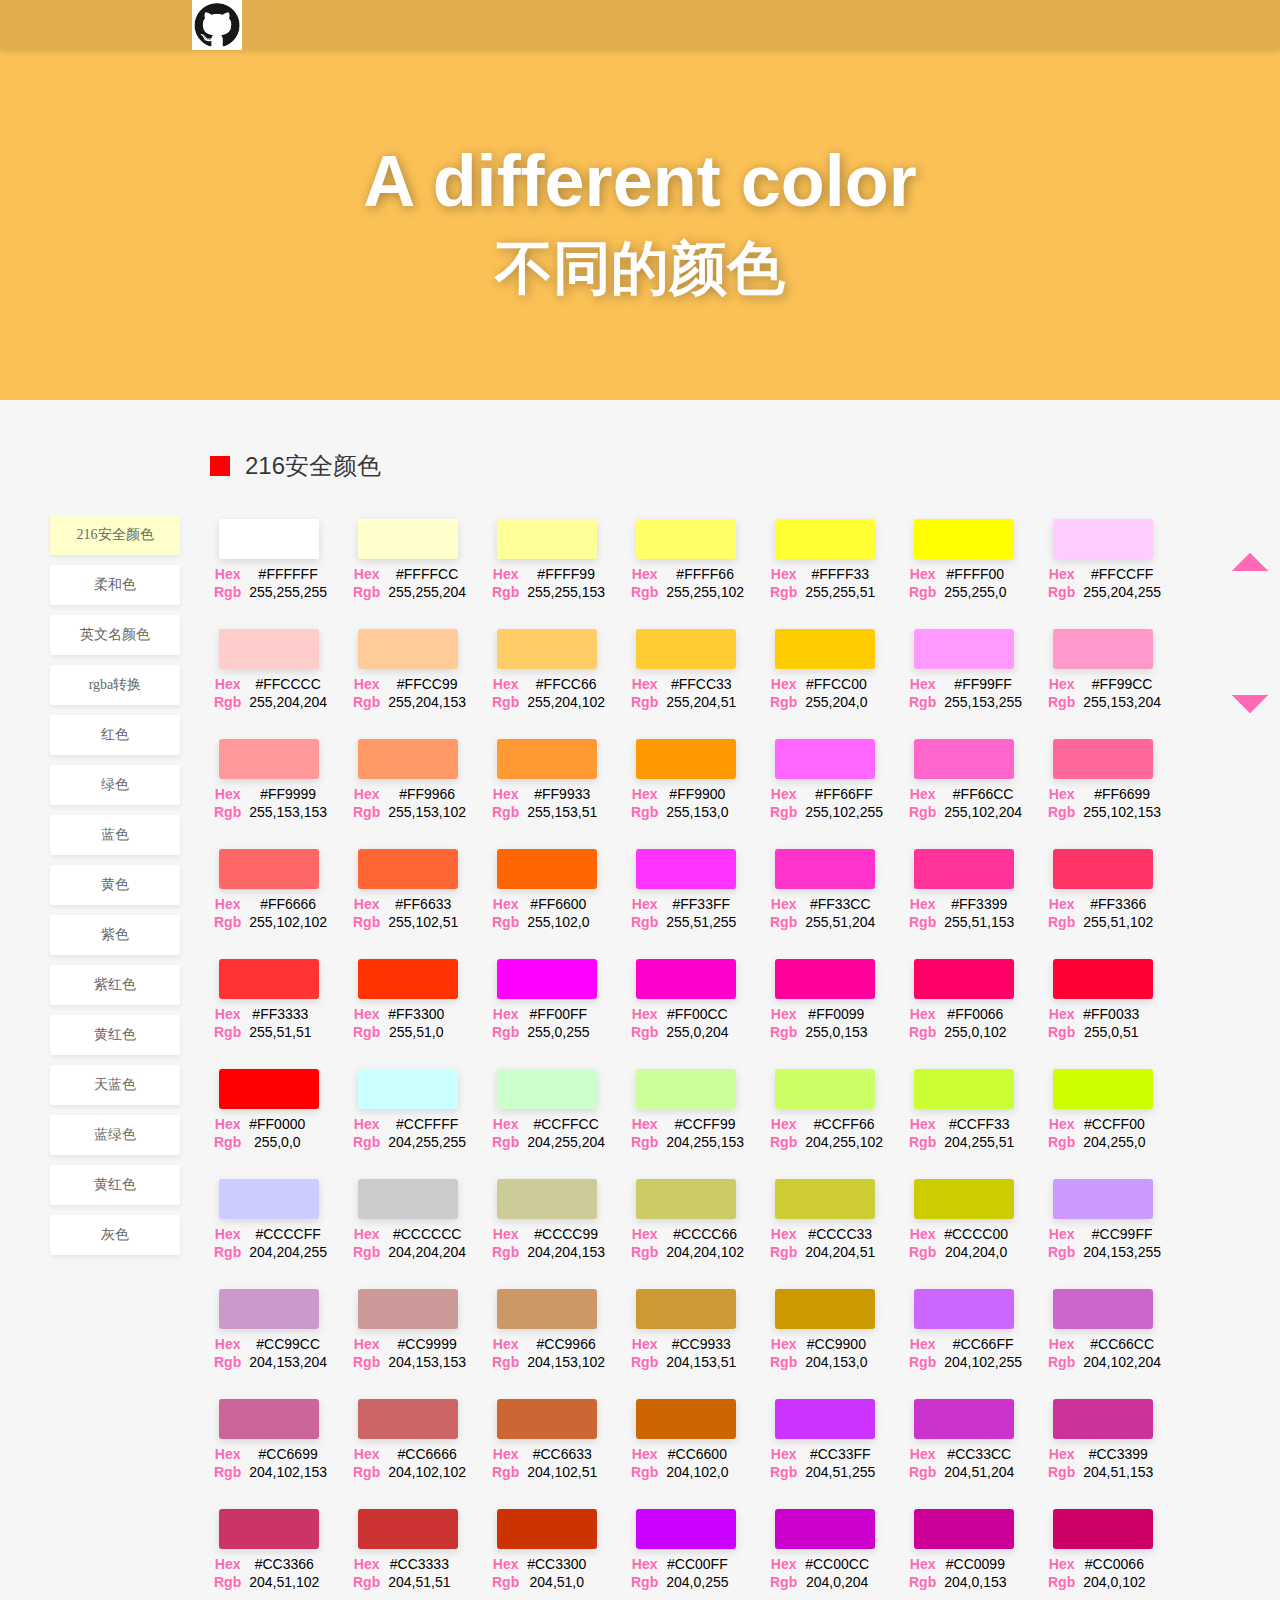
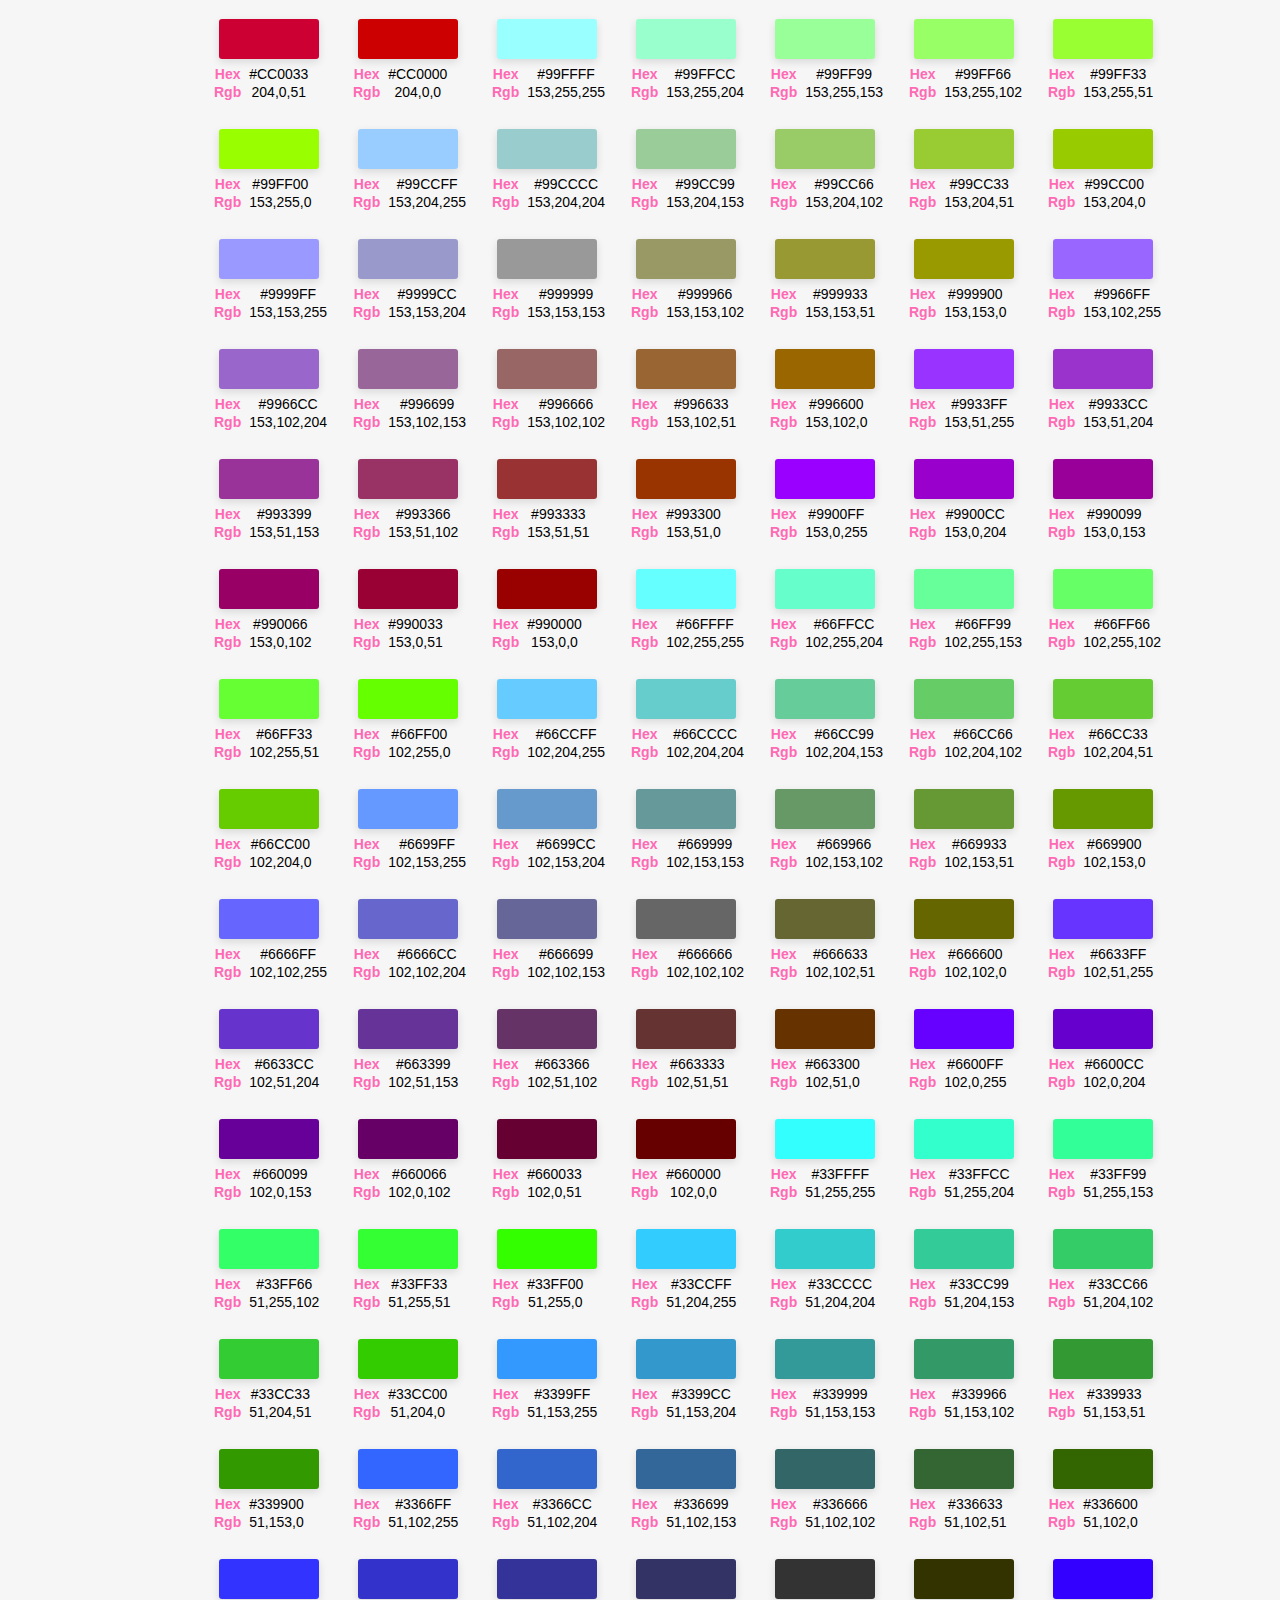
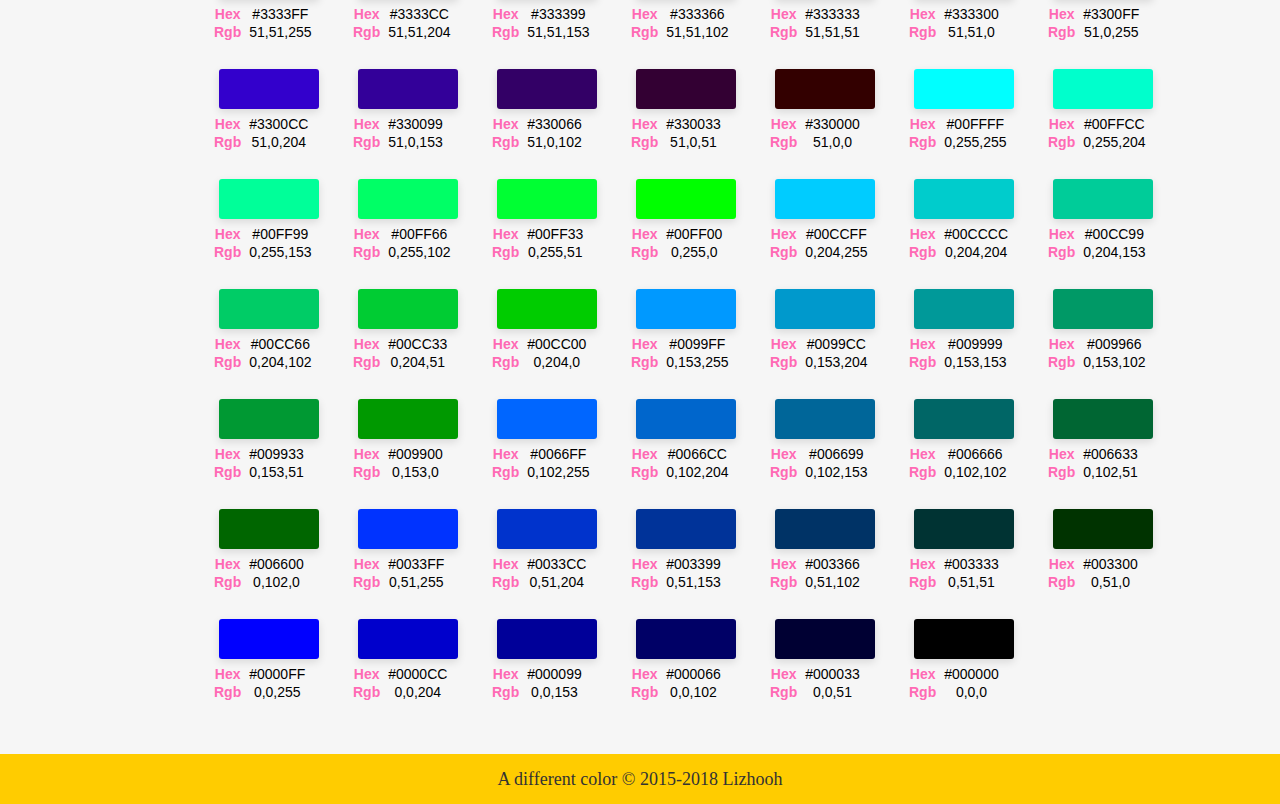
<file: index.html>
<!DOCTYPE html>
<html>
<head>
    <meta charset="UTF-8">
    <title>A different color</title>
    <!--author: lizhooh-->
    <meta charset="utf-8" />
    <meta http-equiv="X-UA-Compatible" content="IE=edge,chrome=1">
    <meta name="viewport" content="width=device-width,initial-scale=1">

    <link href="img/favicon.ico" rel="Shortcut Icon" type="image/x-icon" />
    <link rel="stylesheet" type="text/css" href="css/style.css"/>
    <!--<link rel="stylesheet" type="text/css" href="css/Colorstyle.css"/>-->

    <!--[if lt IE 9]>
        <script src="//cdn.bootcss.com/respond.js/1.4.2/respond.js"></script>
        <script src="//cdn.bootcss.com/html5shiv/r29/html5.js"></script>
    <![endif]-->
</head>
<body>

    <div class="nav">
        <section class="my">
            <article>
                <div class="box">
                    <a href="https://github.com/Lizhooh/A-different-color">
                        <img class="githublogo" src="img/github.jpeg" alt="Github" title="Github"/>
                    </a>
                </div>
            </article>
        </section>
    </div>

    <header class="grad" onselectstart="return false;">
        <div class="text">
            A different color<br />
            <font>不同的颜色</font>
        </div>
    </header>

    <div class="content">
        <div class="left-Piece"></div>

        <div class="right-Piece">
            <div class="title">216安全颜色</div>
            <ul id="free"></ul>
            <div class="rgba">
                <div class="pick rgbabox"></div>
                <label class="left">Rgba:</label>
                <span class="r">
                    <font>R(0~255): </font>
                    <input type="text" id="r" value="255" placeholder="" style="color: orangered;"/>
                </span>
                <span class="g">
                    <font>G(0~255): </font>
                    <input type="text" id="g" value="255" placeholder="" style="color: limegreen;"/>
                </span>
                <span class="b">
                    <font>B(0~255): </font>
                    <input type="text" id="b" value="255" placeholder="" style="color: deepskyblue;"/>
                </span>
                <span class="a">
                    <font>A(0.00~1): </font>
                    <input type="text" id="a" value="1" placeholder="" style="color: hotpink;"/>
                </span>

                <label class="right">Hex:</label>
                <span class="hex">
                    <font>#XXXXXX:</font>
                    <input type="text" id="hex" value="FFFFFF" placeholder="" style="padding-left: 28px; color: orangered;"/>
                </span>
            </div>
        </div>
    </div>

    <button class="button totop">
        <span></span>
        <span><!--goto顶部--></span>
    </button>

    <button class="button tobottom">
        <span></span>
        <span><!--goto底部--></span>
    </button>

    <!--<script src="//cdn.bootcss.com/jquery/2.1.1/jquery.min.js"></script>-->
    <script src="js/jquery.min.js"></script>
    <script type="text/javascript" src="js/app.min.js" ></script>

    <footer>
        <div class="footer-text">A different color © 2015-2018 Lizhooh </div>
    </footer>
</body>
</html>
</file>
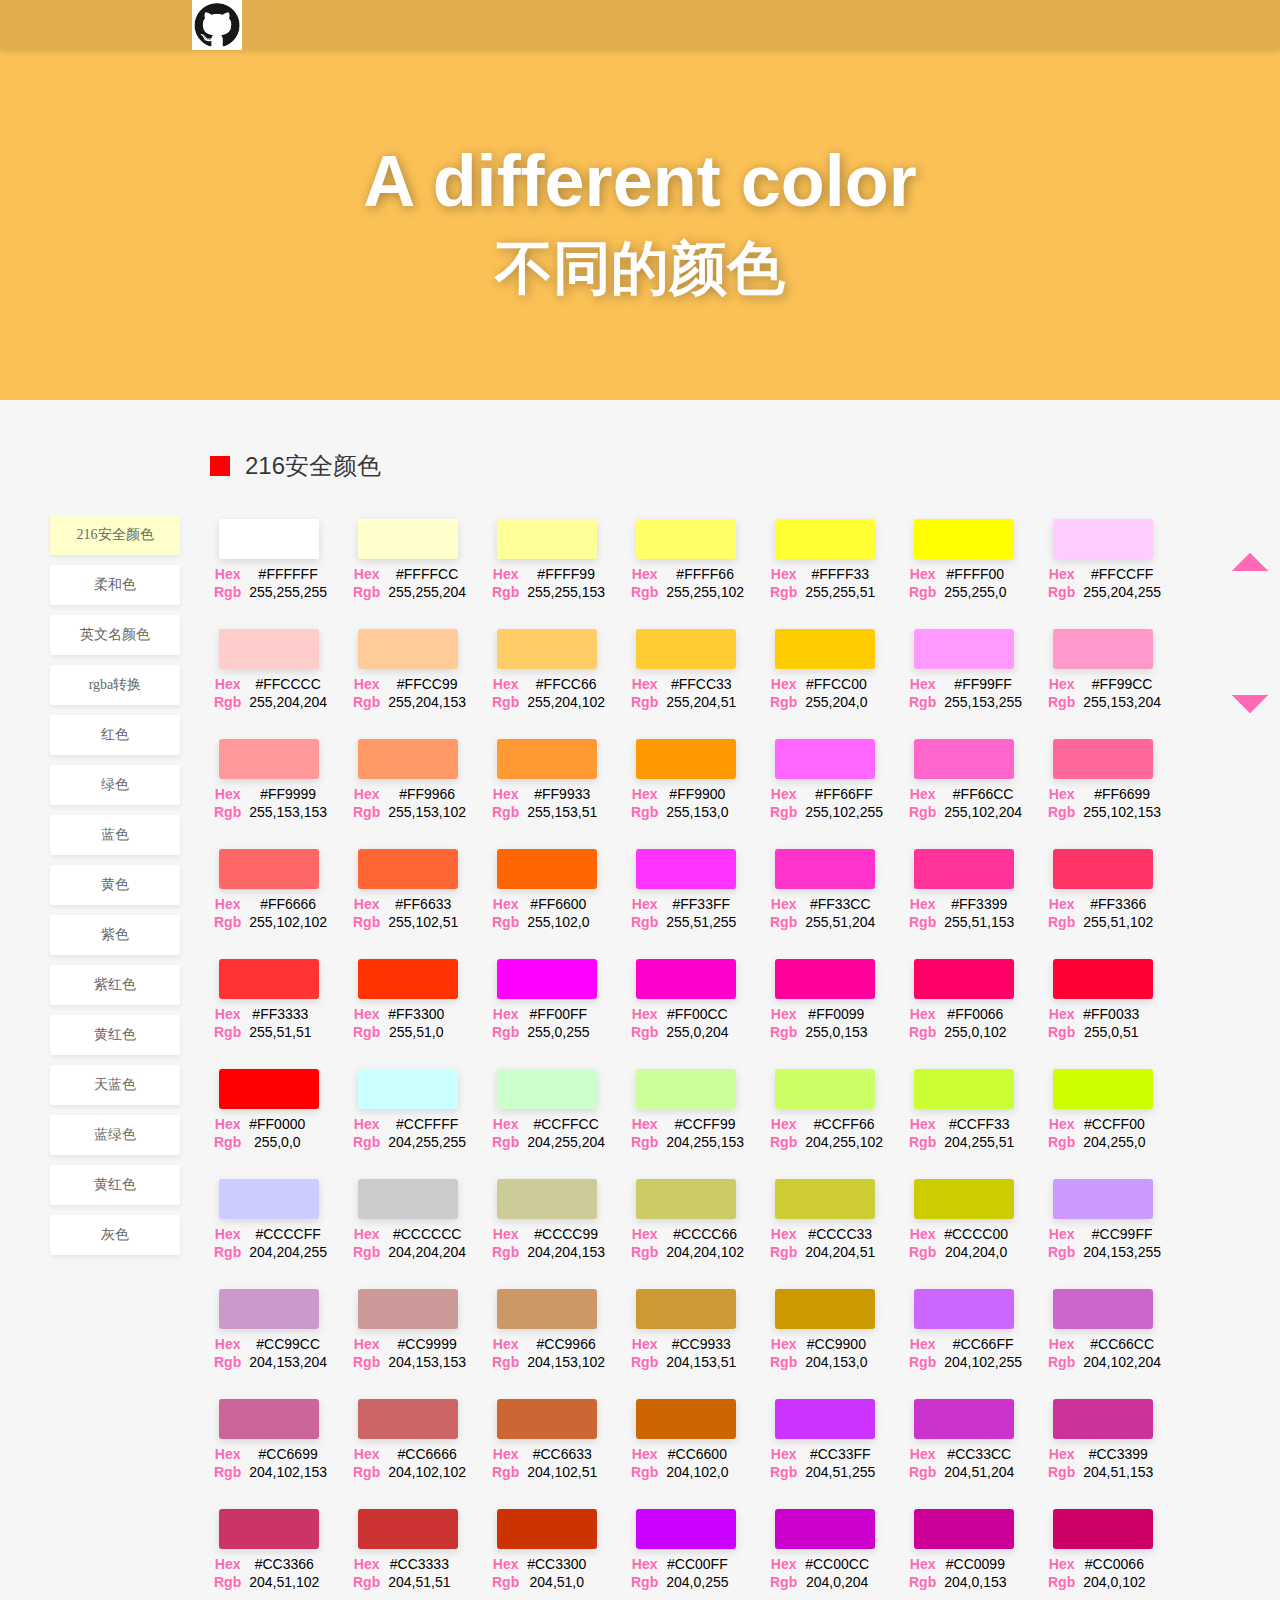
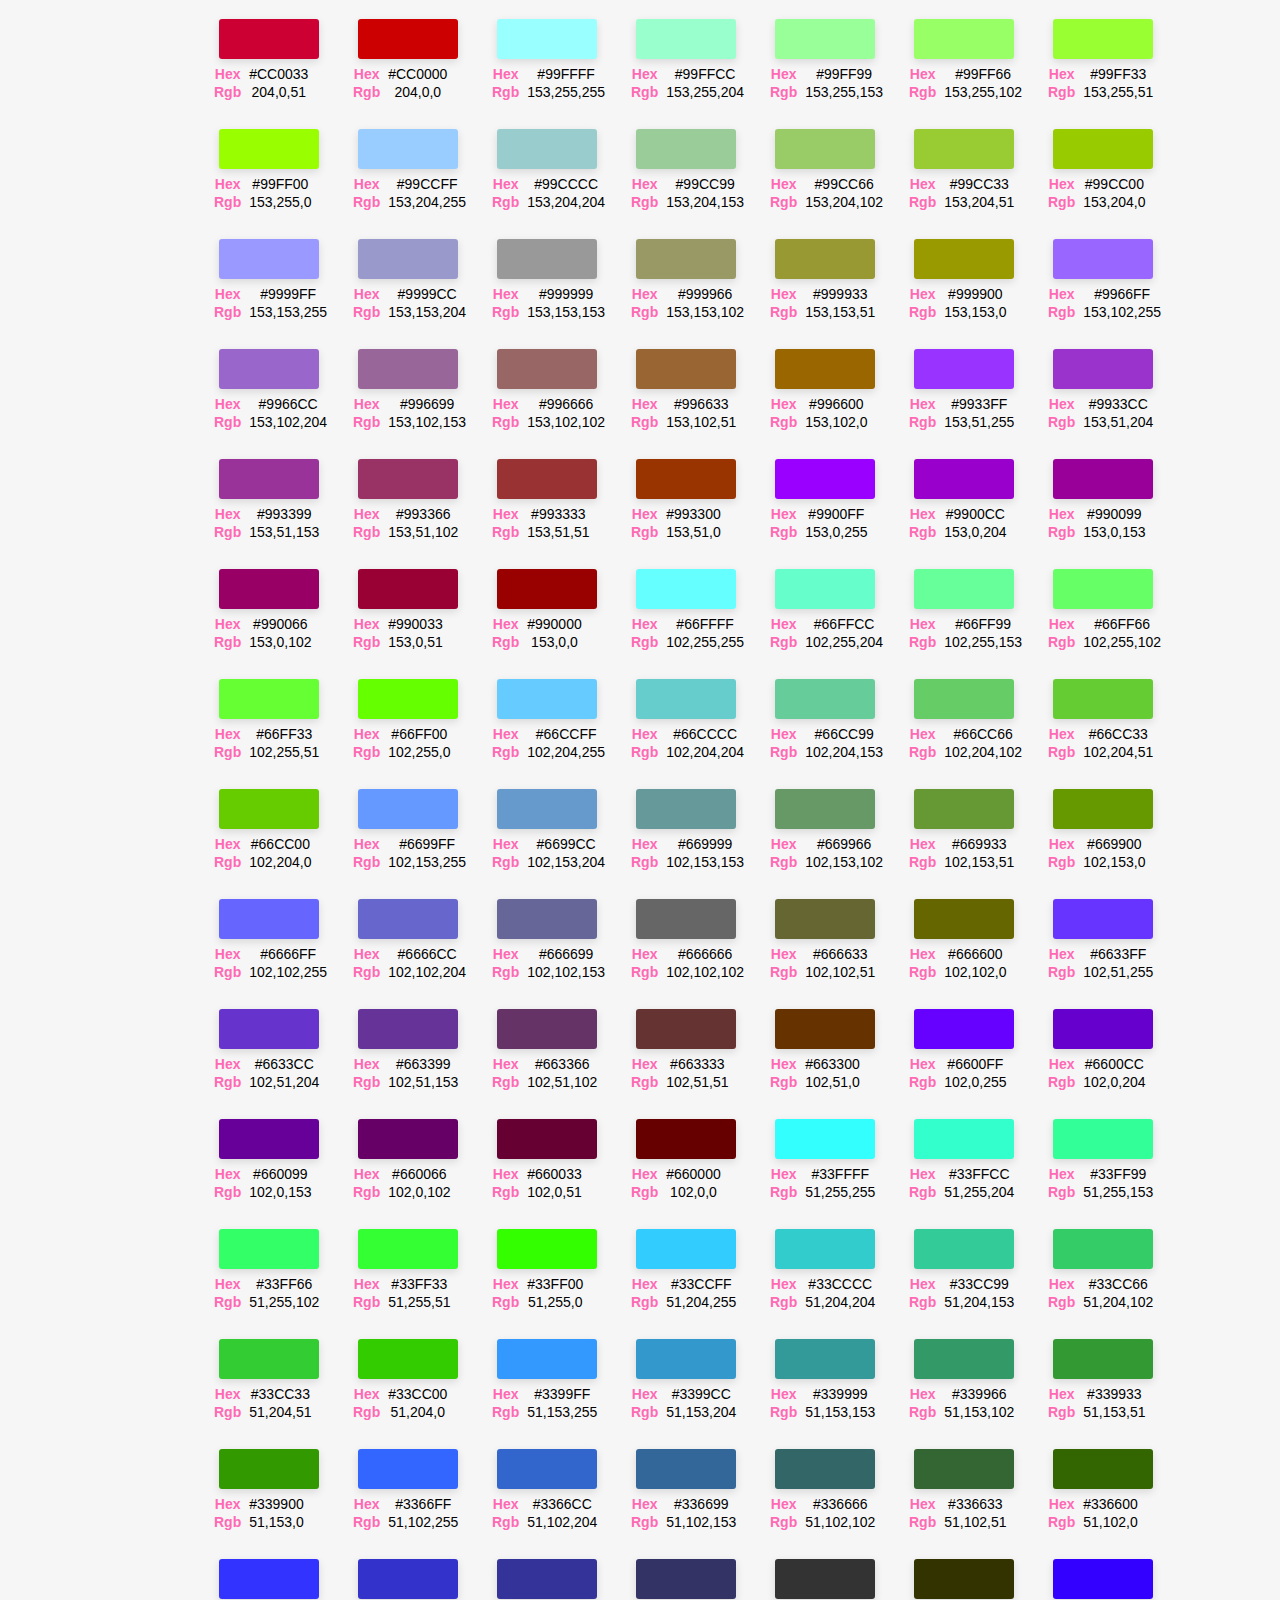
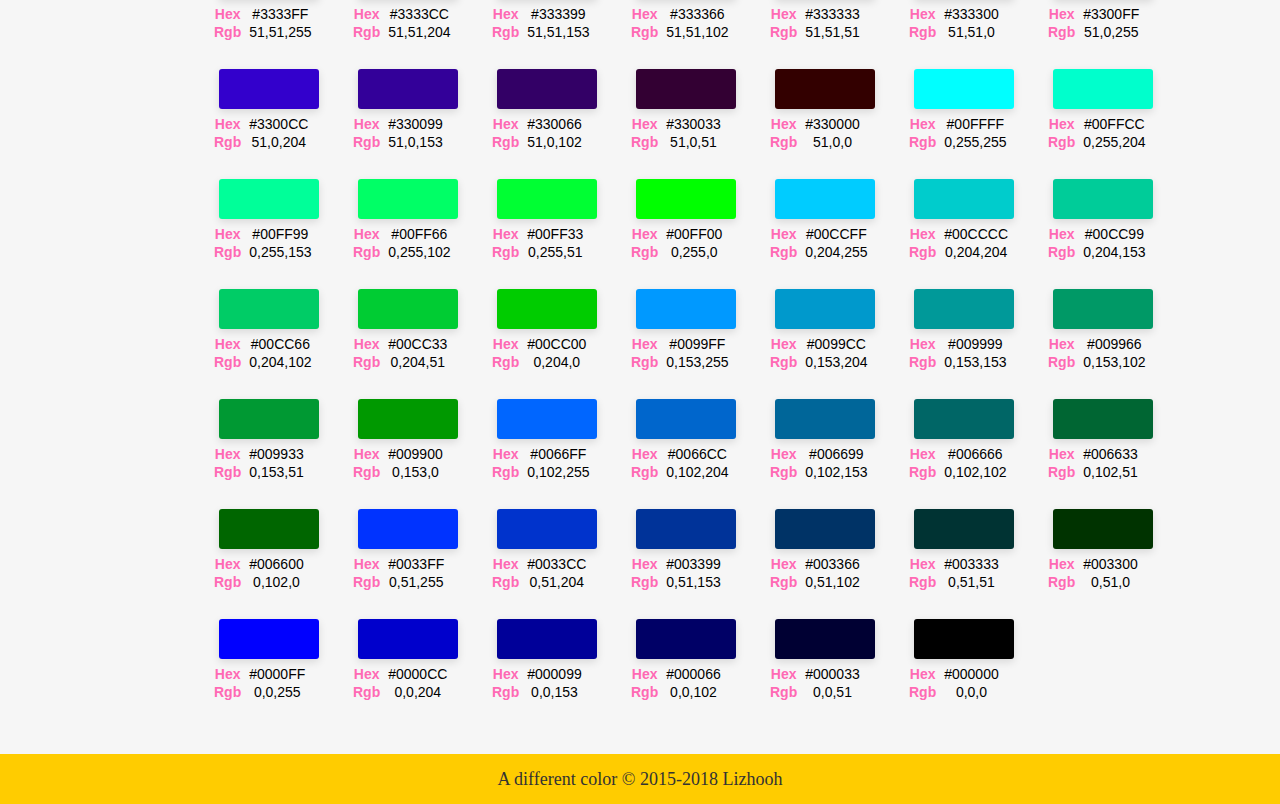
<file: Color/index.html>
<!DOCTYPE html>
<html>
<head>
    <meta charset="UTF-8">
    <title>A different color</title>
    <!--author: lizhooh-->
    <meta charset="utf-8" />
    <meta http-equiv="X-UA-Compatible" content="IE=edge,chrome=1">
    <meta name="viewport" content="width=device-width,initial-scale=1">

    <link href="../img/favicon.ico" rel="Shortcut Icon" type="image/x-icon" />
    <link rel="stylesheet" type="text/css" href="css/style.css"/>
    <!--<link rel="stylesheet" type="text/css" href="css/Colorstyle.css"/>-->

    <!--[if lt IE 9]>
        <script src="//cdn.bootcss.com/respond.js/1.4.2/respond.js"></script>
        <script src="//cdn.bootcss.com/html5shiv/r29/html5.js"></script>
    <![endif]-->
</head>
<body>

    <div class="nav">
        <section class="my">
            <article>
                <div class="box">
                    <a href="https://github.com/Lizhooh/A-different-color">
                        <img class="githublogo" src="img/github.jpeg" alt="Github" title="Github"/>
                    </a>
                </div>
            </article>
        </section>
    </div>

    <header class="grad" onselectstart="return false;">
        <div class="text">
            A different color<br />
            <font>不同的颜色</font>
        </div>
    </header>

    <div class="content">
        <div class="left-Piece"></div>

        <div class="right-Piece">
            <div class="title">216安全颜色</div>
            <ul id="free"></ul>
            <div class="rgba">
                <div class="pick rgbabox"></div>
                <label class="left">Rgba:</label>
                <span class="r">
                    <font>R(0~255): </font>
                    <input type="text" id="r" value="255" placeholder="" style="color: orangered;"/>
                </span>
                <span class="g">
                    <font>G(0~255): </font>
                    <input type="text" id="g" value="255" placeholder="" style="color: limegreen;"/>
                </span>
                <span class="b">
                    <font>B(0~255): </font>
                    <input type="text" id="b" value="255" placeholder="" style="color: deepskyblue;"/>
                </span>
                <span class="a">
                    <font>A(0.00~1): </font>
                    <input type="text" id="a" value="1" placeholder="" style="color: hotpink;"/>
                </span>

                <label class="right">Hex:</label>
                <span class="hex">
                    <font>#XXXXXX:</font>
                    <input type="text" id="hex" value="FFFFFF" placeholder="" style="padding-left: 28px; color: orangered;"/>
                </span>
            </div>
        </div>
    </div>

    <button class="button totop">
        <span></span>
        <span><!--goto顶部--></span>
    </button>

    <button class="button tobottom">
        <span></span>
        <span><!--goto底部--></span>
    </button>

    <!--<script src="//cdn.bootcss.com/jquery/2.1.1/jquery.min.js"></script>-->
    <script src="js/jquery.min.js"></script>
    <script type="text/javascript" src="js/app.min.js" ></script>

    <footer>
        <div class="footer-text">A different color © 2015-2018 Lizhooh </div>
    </footer>
</body>
</html>
</file>
<file: css/style.css>
body,html{min-height:100%;height:auto;width:100%;margin:0;padding:0;outline:none;background-color:#f6f6f6}body{-webkit-tap-highlight-color:transparent}a{text-decoration:none}::-moz-selection{background-color:rgba(1,1,1,0.1)}::selection{background-color:rgba(1,1,1,0.1)}section{font:normal 20px "microsoft yahei", "arial, helvetica, sans-serif"}section>article{position:absolute;left:15%;width:120px;margin:0;padding:0}section img{display:inline-block;cursor:pointer;width:50px;height:50px}section .box{display:inline-block;padding:0;width:50px;height:50px;background-color:white}*::-moz-selection,*::-moz-selection{color:white;background-color:#FF6600}*::-moz-selection,*::selection{color:white;background-color:#FF6600}.nav{position:fixed;top:0;margin:0 auto;width:100%;height:50px;background-color:rgba(1,1,1,0.1);border:none;-webkit-box-shadow:0 3px 4px rgba(0,0,0,0.09);box-shadow:0 3px 4px rgba(0,0,0,0.09);z-index:10}ul{border:none;margin-left:-30px}ul>li{display:inline-block;margin-left:8px;margin-bottom:10px}header{cursor:default;position:relative;background-color:rgba(255,165,0,0.72);opacity:.9;width:100%;height:400px;margin:0 auto;-moz-user-select:none;border:none}header>.text{position:absolute;top:35%;left:0;right:0;bottom:0;margin:auto;text-align:center;font-weight:bold;font-family:'Segoe UI', Tahoma, Geneva, Verdana, sans-serif;font-size:72px;color:white;text-shadow:2px 2px 12px rgba(1,1,1,0.38)}header>.text>font{font-size:58px}.title{position:relative;font:normal 24px "Helvetica Neue Light", "Helvetica Neue", Helvetica, Arial, "Lucida Grande", sans-serif;margin:20px 20px 10px;text-align:left;padding:10px 40px;color:rgba(0,0,0,0.8)}.title::before{content:"";position:absolute;top:30%;left:5px;width:20px;height:20px;background-color:red;-webkit-animation:rotates 2s 0 ease-in-out alternate infinite;animation:rotates 2s 0 ease-in-out alternate infinite}@-webkit-keyframes rotates{from{-webkit-transform:rotate(0deg);transform:rotate(0deg)}to{-webkit-transform:rotate(360deg);transform:rotate(360deg)}}@keyframes rotates{from{-webkit-transform:rotate(0deg);transform:rotate(0deg)}to{-webkit-transform:rotate(360deg);transform:rotate(360deg)}}.content{width:auto;max-width:1200px;height:105%;min-height:1000px;padding:0;margin:10px auto}.left-Piece{cursor:pointer;float:left;display:inline-block;width:140px;height:500px;margin:-10px -10px 10px 5px}.button{font:normal 14px "Helvetica Neue Light", "Helvetica Neue", Helvetica, Arial, "Lucida Grande", sans-serif;color:#666;background-color:#EEE;border:none;font-weight:300;text-decoration:none;text-align:center;line-height:40px;height:40px;padding:0 10px;margin:0;display:inline-block;-webkit-appearance:none;-moz-appearance:none;appearance:none;cursor:pointer;border:none;-webkit-box-sizing:border-box;box-sizing:border-box}.left-Piece>button{position:relative;font-weight:500;font-family:"Consolas";border-radius:2px;background-color:#fff;margin:5px;width:130px;outline:none;-webkit-box-shadow:0 2px 5px rgba(1,1,1,0.07);box-shadow:0 2px 5px rgba(1,1,1,0.07)}.button:visited{color:#ffcc66}.button:focus{outline:none}.button:active{background-color:#fff}.button:hover{background-color:#fff;text-decoration:none;outline:none}.left-Piece>button:first-of-type{margin-top:115px}.right-Piece{display:inline-block;margin:10px;width:85%;width:calc(100% - 180px);height:auto}.pick{width:125px;height:auto;padding:6px 3px;border-radius:5px}.pick>.box{-moz-user-select:none;overflow:hidden;width:100px;height:40px;border-radius:3px;border:none;-webkit-box-shadow:0 3px 9px rgba(1,1,1,0.12);box-shadow:0 3px 9px rgba(1,1,1,0.12);margin:5px auto}.pick td{font:normal 14px "Consolas", Arial, Sans-serif;margin:0 auto;padding:0 0 0 6px;height:auto;color:#000;font-weight:100;text-align:center;border:none}td:first-child{cursor:pointer;font-weight:bold;color:hotpink}td:first-child:hover{color:red}.rgba{position:relative;display:none;margin:50px auto 0;padding:20px;width:700px;height:400px}.rgba span{position:relative;padding:0;margin-left:25px;display:block}.rgba>span>input[type='text']{font:normal 20px "Consolas", "arial, helvetica, sans-serif";color:#33CCEE;display:inline-block;border:none;height:30px;width:100px;margin:10px;padding:0 15px;border:1px solid transparent;-webkit-box-shadow:1px 2px 3px #ccc;box-shadow:1px 2px 3px #ccc;background-color:white}.rgba>span>input[type='text']:focus{box-shadow:0 0 3px red;-webkit-box-shadow:0 0 3px red;outline:none}.rgba>span>font{font:normal 16px "Consolas", "arial, helvetica, sans-serif";display:inline-block;height:25px;width:120px;line-height:30px;text-align:right}.rgba>span.hex::before{font:normal 20px "Consolas", "arial, helvetica, sans-serif";content:"#";position:absolute;top:15px;left:150px;color:black}.rgbabox{width:180px;position:absolute;top:60px;right:120px;z-index:10;background-color:#fff;border:1px solid #ddd;-webkit-box-shadow:2px 3px 4px #eee;box-shadow:2px 3px 4px #eee}.rgbabox span{font:normal 20px "Consolas", "arial, helvetica, sans-serif";margin:0;padding:0;width:100%;text-align:center}.rgbabox>.box{width:140px;height:140px;border:1px solid #ddd}.rgba label{font:normal 32px "Consolas", "arial, helvetica, sans-serif";display:block;color:rgba(0,0,0,0.8)}.rgba>.left,.rgba>.right{margin-left:10px;text-align:right;width:100px}.totop{position:fixed;right:10px;bottom:35%;width:40px;height:40px;background-color:transparent;border-radius:50%;border:none}.totop:focus{background-color:transparent}.totop>span{position:absolute;overflow:hidden;top:-10px;left:2px;width:0;height:0;border:18px solid transparent;border-bottom-color:#FF69B4;z-index:-1}.totop>span:first-of-type:hover{border:18px solid transparent;border-bottom-color:#33CCFF}.tobottom{position:fixed;right:10px;bottom:20%;width:40px;height:40px;background-color:transparent;border-radius:50%;border:none}.tobottom:focus{background-color:transparent}.tobottom>span{position:absolute;overflow:hidden;top:15px;left:2px;width:0;height:0;border:18px solid transparent;border-top-color:#FF69B4;z-index:-1}.tobottom>span:first-of-type:hover{border:18px solid transparent;border-top-color:#33CCFF}footer{width:100%;height:50px;background-color:#FFCC00;margin:0 0 -12px}.footer-text{font:normal 18px "microsoft yahei", "arial, helvetica, sans-serif";text-align:center;line-height:50px;color:#333;margin:0}@media screen and (max-width: 1124px){header{height:260px}header>.text{top:45%;font-size:42px}header>.text>font{font-size:36px}.left-Piece{display:block;width:auto;height:auto;margin:-100px 5px 20px 20px}.right-Piece{margin:0 auto;width:auto}.pick>.box{height:25px}.pick td{font-size:13px}.rgba{width:auto}.rgbabox{width:180px;margin-top:-60px;margin-bottom:16px;margin-left:70px;position:static}.left-Piece>button::after,.left-Piece>button::before{display:none;-webkit-animation-play-state:paused;animation-play-state:paused}.tobottom,.totop{right:-19px}.tobottom>span:last-of-type,.totop>span:last-of-type{display:none}footer{font:normal 12px Arial, sans-serif}}@media screen and (max-width: 1024px){header{height:260px}header>.text{top:45%;font-size:42px;text-shadow:2px 2px 12px rgba(1,1,1,0.18)}header>.text>font{font-size:36px}.left-Piece{display:block;width:auto;height:auto;margin:-100px 5px 20px 20px}.right-Piece{margin:0 auto;width:auto}.pick>.box{height:25px}.pick td{font-size:13px}.rgba{width:auto}.rgbabox{width:180px;margin-top:-60px;margin-bottom:16px;margin-left:70px;position:static}.left-Piece>button::after,.left-Piece>button::before{display:none;-webkit-animation-play-state:paused;animation-play-state:paused}.tobottom,.totop{right:-19px}.tobottom>span:last-of-type,.totop>span:last-of-type{display:none}footer{font:normal 12px Arial, sans-serif}}@media screen and (max-width: 960px){header{height:260px}header>.text{top:45%;font-size:42px;text-shadow:2px 2px 12px rgba(1,1,1,0.18)}header>.text>font{font-size:36px}.left-Piece{display:block;width:auto;height:auto;margin:-100px 5px 20px 20px}.right-Piece{margin:0 auto;width:auto}.pick>.box{height:25px}.pick td{font-size:13px}.rgba{width:auto}.rgbabox{width:180px;margin-top:-60px;margin-bottom:16px;margin-left:70px;position:static}.left-Piece>button::after,.left-Piece>button::before{display:none;-webkit-animation-play-state:paused;animation-play-state:paused}.tobottom,.totop{right:-19px}.tobottom>span:last-of-type,.totop>span:last-of-type{display:none}footer{font:normal 12px Arial, sans-serif}}@media screen and (max-width: 800px){header{height:260px}header>.text{top:45%;font-size:42px;text-shadow:2px 2px 12px rgba(1,1,1,0.18)}header>.text>font{font-size:36px}.left-Piece{display:block;width:auto;height:auto;margin:-100px 5px 20px 20px}.right-Piece{margin:0 auto;width:auto}.pick>.box{height:25px}.pick td{font-size:13px}.rgba{width:auto}.rgbabox{width:180px;margin-top:-60px;margin-bottom:16px;margin-left:70px;position:static}.left-Piece>button::after,.left-Piece>button::before{display:none;-webkit-animation-play-state:paused;animation-play-state:paused}.tobottom,.totop{right:-19px}.tobottom>span:last-of-type,.totop>span:last-of-type{display:none}footer{font:normal 12px Arial, sans-serif}}
</file>
<file: Color/css/style.css>
body,html{min-height:100%;height:auto;width:100%;margin:0;padding:0;outline:none;background-color:#f6f6f6}body{-webkit-tap-highlight-color:transparent}a{text-decoration:none}::-moz-selection{background-color:rgba(1,1,1,0.1)}::selection{background-color:rgba(1,1,1,0.1)}section{font:normal 20px "microsoft yahei", "arial, helvetica, sans-serif"}section>article{position:absolute;left:15%;width:120px;margin:0;padding:0}section img{display:inline-block;cursor:pointer;width:50px;height:50px}section .box{display:inline-block;padding:0;width:50px;height:50px;background-color:white}*::-moz-selection,*::-moz-selection{color:white;background-color:#FF6600}*::-moz-selection,*::selection{color:white;background-color:#FF6600}.nav{position:fixed;top:0;margin:0 auto;width:100%;height:50px;background-color:rgba(1,1,1,0.1);border:none;-webkit-box-shadow:0 3px 4px rgba(0,0,0,0.09);box-shadow:0 3px 4px rgba(0,0,0,0.09);z-index:10}ul{border:none;margin-left:-30px}ul>li{display:inline-block;margin-left:8px;margin-bottom:10px}header{cursor:default;position:relative;background-color:rgba(255,165,0,0.72);opacity:.9;width:100%;height:400px;margin:0 auto;-moz-user-select:none;border:none}header>.text{position:absolute;top:35%;left:0;right:0;bottom:0;margin:auto;text-align:center;font-weight:bold;font-family:'Segoe UI', Tahoma, Geneva, Verdana, sans-serif;font-size:72px;color:white;text-shadow:2px 2px 12px rgba(1,1,1,0.38)}header>.text>font{font-size:58px}.title{position:relative;font:normal 24px "Helvetica Neue Light", "Helvetica Neue", Helvetica, Arial, "Lucida Grande", sans-serif;margin:20px 20px 10px;text-align:left;padding:10px 40px;color:rgba(0,0,0,0.8)}.title::before{content:"";position:absolute;top:30%;left:5px;width:20px;height:20px;background-color:red;-webkit-animation:rotates 2s 0 ease-in-out alternate infinite;animation:rotates 2s 0 ease-in-out alternate infinite}@-webkit-keyframes rotates{from{-webkit-transform:rotate(0deg);transform:rotate(0deg)}to{-webkit-transform:rotate(360deg);transform:rotate(360deg)}}@keyframes rotates{from{-webkit-transform:rotate(0deg);transform:rotate(0deg)}to{-webkit-transform:rotate(360deg);transform:rotate(360deg)}}.content{width:auto;max-width:1200px;height:105%;min-height:1000px;padding:0;margin:10px auto}.left-Piece{cursor:pointer;float:left;display:inline-block;width:140px;height:500px;margin:-10px -10px 10px 5px}.button{font:normal 14px "Helvetica Neue Light", "Helvetica Neue", Helvetica, Arial, "Lucida Grande", sans-serif;color:#666;background-color:#EEE;border:none;font-weight:300;text-decoration:none;text-align:center;line-height:40px;height:40px;padding:0 10px;margin:0;display:inline-block;-webkit-appearance:none;-moz-appearance:none;appearance:none;cursor:pointer;border:none;-webkit-box-sizing:border-box;box-sizing:border-box}.left-Piece>button{position:relative;font-weight:500;font-family:"Consolas";border-radius:2px;background-color:#fff;margin:5px;width:130px;outline:none;-webkit-box-shadow:0 2px 5px rgba(1,1,1,0.07);box-shadow:0 2px 5px rgba(1,1,1,0.07)}.button:visited{color:#ffcc66}.button:focus{outline:none}.button:active{background-color:#fff}.button:hover{background-color:#fff;text-decoration:none;outline:none}.left-Piece>button:first-of-type{margin-top:115px}.right-Piece{display:inline-block;margin:10px;width:85%;width:calc(100% - 180px);height:auto}.pick{width:125px;height:auto;padding:6px 3px;border-radius:5px}.pick>.box{-moz-user-select:none;overflow:hidden;width:100px;height:40px;border-radius:3px;border:none;-webkit-box-shadow:0 3px 9px rgba(1,1,1,0.12);box-shadow:0 3px 9px rgba(1,1,1,0.12);margin:5px auto}.pick td{font:normal 14px "Consolas", Arial, Sans-serif;margin:0 auto;padding:0 0 0 6px;height:auto;color:#000;font-weight:100;text-align:center;border:none}td:first-child{cursor:pointer;font-weight:bold;color:hotpink}td:first-child:hover{color:red}.rgba{position:relative;display:none;margin:50px auto 0;padding:20px;width:700px;height:400px}.rgba span{position:relative;padding:0;margin-left:25px;display:block}.rgba>span>input[type='text']{font:normal 20px "Consolas", "arial, helvetica, sans-serif";color:#33CCEE;display:inline-block;border:none;height:30px;width:100px;margin:10px;padding:0 15px;border:1px solid transparent;-webkit-box-shadow:1px 2px 3px #ccc;box-shadow:1px 2px 3px #ccc;background-color:white}.rgba>span>input[type='text']:focus{box-shadow:0 0 3px red;-webkit-box-shadow:0 0 3px red;outline:none}.rgba>span>font{font:normal 16px "Consolas", "arial, helvetica, sans-serif";display:inline-block;height:25px;width:120px;line-height:30px;text-align:right}.rgba>span.hex::before{font:normal 20px "Consolas", "arial, helvetica, sans-serif";content:"#";position:absolute;top:15px;left:150px;color:black}.rgbabox{width:180px;position:absolute;top:60px;right:120px;z-index:10;background-color:#fff;border:1px solid #ddd;-webkit-box-shadow:2px 3px 4px #eee;box-shadow:2px 3px 4px #eee}.rgbabox span{font:normal 20px "Consolas", "arial, helvetica, sans-serif";margin:0;padding:0;width:100%;text-align:center}.rgbabox>.box{width:140px;height:140px;border:1px solid #ddd}.rgba label{font:normal 32px "Consolas", "arial, helvetica, sans-serif";display:block;color:rgba(0,0,0,0.8)}.rgba>.left,.rgba>.right{margin-left:10px;text-align:right;width:100px}.totop{position:fixed;right:10px;bottom:35%;width:40px;height:40px;background-color:transparent;border-radius:50%;border:none}.totop:focus{background-color:transparent}.totop>span{position:absolute;overflow:hidden;top:-10px;left:2px;width:0;height:0;border:18px solid transparent;border-bottom-color:#FF69B4;z-index:-1}.totop>span:first-of-type:hover{border:18px solid transparent;border-bottom-color:#33CCFF}.tobottom{position:fixed;right:10px;bottom:20%;width:40px;height:40px;background-color:transparent;border-radius:50%;border:none}.tobottom:focus{background-color:transparent}.tobottom>span{position:absolute;overflow:hidden;top:15px;left:2px;width:0;height:0;border:18px solid transparent;border-top-color:#FF69B4;z-index:-1}.tobottom>span:first-of-type:hover{border:18px solid transparent;border-top-color:#33CCFF}footer{width:100%;height:50px;background-color:#FFCC00;margin:0 0 -12px}.footer-text{font:normal 18px "microsoft yahei", "arial, helvetica, sans-serif";text-align:center;line-height:50px;color:#333;margin:0}@media screen and (max-width: 1124px){header{height:260px}header>.text{top:45%;font-size:42px}header>.text>font{font-size:36px}.left-Piece{display:block;width:auto;height:auto;margin:-100px 5px 20px 20px}.right-Piece{margin:0 auto;width:auto}.pick>.box{height:25px}.pick td{font-size:13px}.rgba{width:auto}.rgbabox{width:180px;margin-top:-60px;margin-bottom:16px;margin-left:70px;position:static}.left-Piece>button::after,.left-Piece>button::before{display:none;-webkit-animation-play-state:paused;animation-play-state:paused}.tobottom,.totop{right:-19px}.tobottom>span:last-of-type,.totop>span:last-of-type{display:none}footer{font:normal 12px Arial, sans-serif}}@media screen and (max-width: 1024px){header{height:260px}header>.text{top:45%;font-size:42px;text-shadow:2px 2px 12px rgba(1,1,1,0.18)}header>.text>font{font-size:36px}.left-Piece{display:block;width:auto;height:auto;margin:-100px 5px 20px 20px}.right-Piece{margin:0 auto;width:auto}.pick>.box{height:25px}.pick td{font-size:13px}.rgba{width:auto}.rgbabox{width:180px;margin-top:-60px;margin-bottom:16px;margin-left:70px;position:static}.left-Piece>button::after,.left-Piece>button::before{display:none;-webkit-animation-play-state:paused;animation-play-state:paused}.tobottom,.totop{right:-19px}.tobottom>span:last-of-type,.totop>span:last-of-type{display:none}footer{font:normal 12px Arial, sans-serif}}@media screen and (max-width: 960px){header{height:260px}header>.text{top:45%;font-size:42px;text-shadow:2px 2px 12px rgba(1,1,1,0.18)}header>.text>font{font-size:36px}.left-Piece{display:block;width:auto;height:auto;margin:-100px 5px 20px 20px}.right-Piece{margin:0 auto;width:auto}.pick>.box{height:25px}.pick td{font-size:13px}.rgba{width:auto}.rgbabox{width:180px;margin-top:-60px;margin-bottom:16px;margin-left:70px;position:static}.left-Piece>button::after,.left-Piece>button::before{display:none;-webkit-animation-play-state:paused;animation-play-state:paused}.tobottom,.totop{right:-19px}.tobottom>span:last-of-type,.totop>span:last-of-type{display:none}footer{font:normal 12px Arial, sans-serif}}@media screen and (max-width: 800px){header{height:260px}header>.text{top:45%;font-size:42px;text-shadow:2px 2px 12px rgba(1,1,1,0.18)}header>.text>font{font-size:36px}.left-Piece{display:block;width:auto;height:auto;margin:-100px 5px 20px 20px}.right-Piece{margin:0 auto;width:auto}.pick>.box{height:25px}.pick td{font-size:13px}.rgba{width:auto}.rgbabox{width:180px;margin-top:-60px;margin-bottom:16px;margin-left:70px;position:static}.left-Piece>button::after,.left-Piece>button::before{display:none;-webkit-animation-play-state:paused;animation-play-state:paused}.tobottom,.totop{right:-19px}.tobottom>span:last-of-type,.totop>span:last-of-type{display:none}footer{font:normal 12px Arial, sans-serif}}
</file>
